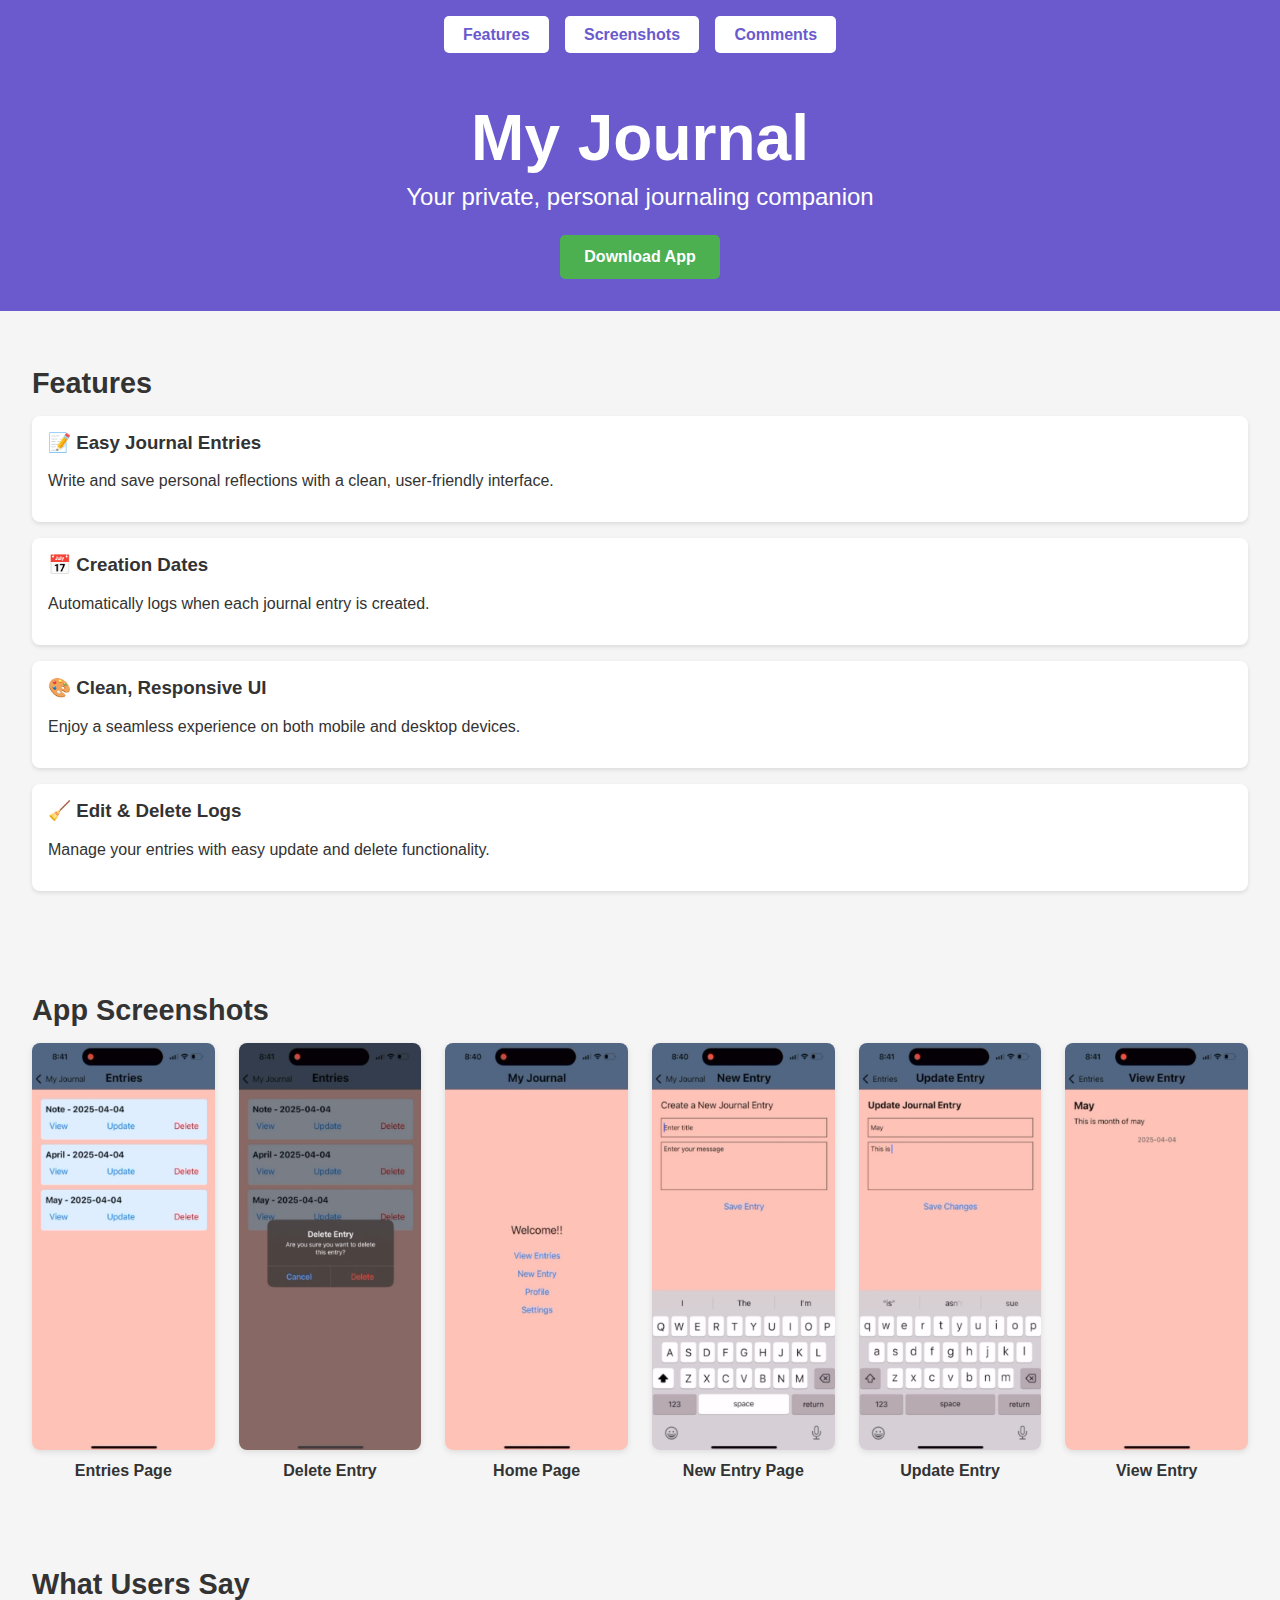
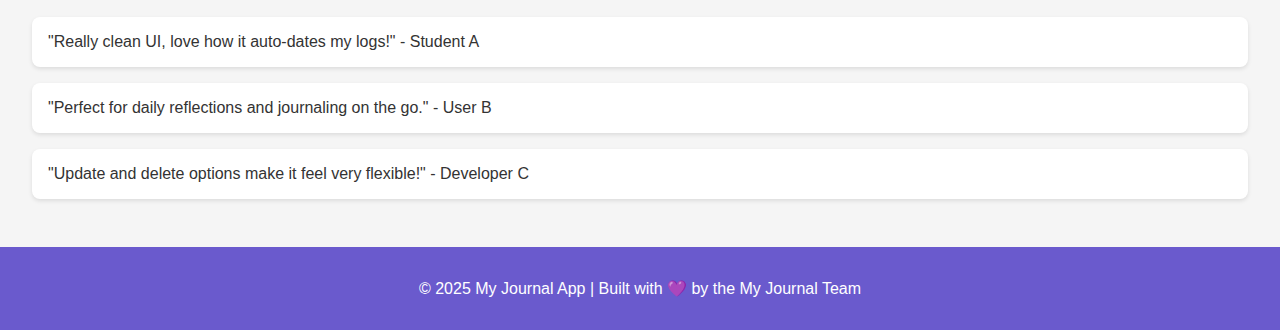
<file: index.html>
<!DOCTYPE html>
<html lang="en">

<head>
  <meta charset="UTF-8" />
  <meta name="viewport" content="width=device-width, initial-scale=1.0" />
  <title>My Journal - Landing Page</title>
  <style>
    body {
      font-family: 'Segoe UI', Tahoma, Geneva, Verdana, sans-serif;
      margin: 0;
      padding: 0;
      background-color: #f5f5f5;
      color: #333;
    }

    .nav-buttons {
      display: flex;
      justify-content: center;
      gap: 1rem;
      padding: 1rem;
      background-color: #6a5acd;
    }

    .nav-buttons button {
      background-color: white;
      color: #6a5acd;
      border: none;
      padding: 0.6rem 1.2rem;
      font-size: 1rem;
      border-radius: 5px;
      cursor: pointer;
      font-weight: bold;
      transition: background 0.3s;
    }

    .nav-buttons button:hover {
      background-color: #e6e6fa;
    }

    header {
      background-color: #6a5acd;
      color: white;
      padding: 2rem;
      text-align: center;
    }

    header h1 {
      margin: 0;
      font-size: 3rem;
    }

    header p {
      margin-top: 0.5rem;
      font-size: 1.2rem;
    }

    .download-button {
      display: flex;
      justify-content: center;
      margin-top: 1rem;
    }

    .download-button a {
      background-color: #4CAF50;
      color: white;
      padding: 0.8rem 1.5rem;
      text-decoration: none;
      border-radius: 5px;
      font-weight: bold;
      transition: background-color 0.3s;
    }

    .download-button a:hover {
      background-color: #45a049;
    }

    .features,
    .comments,
    .screenshots,
    footer {
      padding: 2rem;
    }

    .feature-item,
    .comment {
      background-color: white;
      border-radius: 8px;
      padding: 1rem;
      margin-bottom: 1rem;
      box-shadow: 0 2px 4px rgba(0, 0, 0, 0.1);
    }

    .feature-item h3 {
      margin-top: 0;
    }

    .comments h2,
    .features h2,
    .screenshots h2 {
      font-size: 1.8rem;
      margin-bottom: 1rem;
    }

    .screenshot-grid {
      display: grid;
      grid-template-columns: repeat(auto-fit, minmax(150px, 1fr));
      gap: 1.5rem;
      justify-content: center;
    }

    .screenshot-item {
      text-align: center;
    }

    .screenshot-item img {
      width: 100%;
      height: auto;
      border-radius: 8px;
      box-shadow: 0 2px 6px rgba(0, 0, 0, 0.1);
    }

    .screenshot-caption {
      margin-top: 0.5rem;
      font-weight: bold;
    }

    footer {
      text-align: center;
      background-color: #6a5acd;
      color: white;
    }

    @media (min-width: 768px) {
      header h1 {
        font-size: 4rem;
      }

      header p {
        font-size: 1.5rem;
      }
    }
  </style>
</head>

<body>
  <div class="nav-buttons">
    <button onclick="document.getElementById('features').scrollIntoView({behavior: 'smooth'})">Features</button>
    <button onclick="document.getElementById('screenshots').scrollIntoView({behavior: 'smooth'})">Screenshots</button>
    <button onclick="document.getElementById('comments').scrollIntoView({behavior: 'smooth'})">Comments</button>
  </div>

  <header>
    <h1>My Journal</h1>
    <p>Your private, personal journaling companion</p>
    <div class="download-button">
      <a href="#">Download App</a>
    </div>
  </header>

  <section id="features" class="features">
    <h2>Features</h2>
    <div class="feature-item">
      <h3>📝 Easy Journal Entries</h3>
      <p>Write and save personal reflections with a clean, user-friendly interface.</p>
    </div>
    <div class="feature-item">
      <h3>📅 Creation Dates</h3>
      <p>Automatically logs when each journal entry is created.</p>
    </div>
    <div class="feature-item">
      <h3>🎨 Clean, Responsive UI</h3>
      <p>Enjoy a seamless experience on both mobile and desktop devices.</p>
    </div>
    <div class="feature-item">
      <h3>🧹 Edit & Delete Logs</h3>
      <p>Manage your entries with easy update and delete functionality.</p>
    </div>
  </section>

  <section class="screenshots">
    <h2>App Screenshots</h2>
    <div class="screenshot-grid">
      <div class="screenshot-item">
        <img src="allEntries.jpeg" alt="All Entries Screenshot">
        <div class="screenshot-caption">Entries Page</div>
      </div>
      <div class="screenshot-item">
        <img src="deleteEntry.jpeg" alt="Delete Entry Screenshot">
        <div class="screenshot-caption">Delete Entry</div>
      </div>
      <div class="screenshot-item">
        <img src="home.jpeg" alt="Home Screen Screenshot">
        <div class="screenshot-caption">Home Page</div>
      </div>
      <div class="screenshot-item">
        <img src="newEntry.jpeg" alt="New Entry Screenshot">
        <div class="screenshot-caption">New Entry Page</div>
      </div>
      <div class="screenshot-item">
        <img src="updateEntries.jpeg" alt="Update Entry Screenshot">
        <div class="screenshot-caption">Update Entry</div>
      </div>
      <div class="screenshot-item">
        <img src="viewEntry.jpeg" alt="View Entry Screenshot">
        <div class="screenshot-caption">View Entry</div>
      </div>
    </div>
  </section>

  <section id="comments" class="comments">
    <h2>What Users Say</h2>
    <div class="comment">"Really clean UI, love how it auto-dates my logs!" - Student A</div>
    <div class="comment">"Perfect for daily reflections and journaling on the go." - User B</div>
    <div class="comment">"Update and delete options make it feel very flexible!" - Developer C</div>
  </section>

  <footer>
    &copy; 2025 My Journal App | Built with 💜 by the My Journal Team
  </footer>
</body>

</html>
</file>
